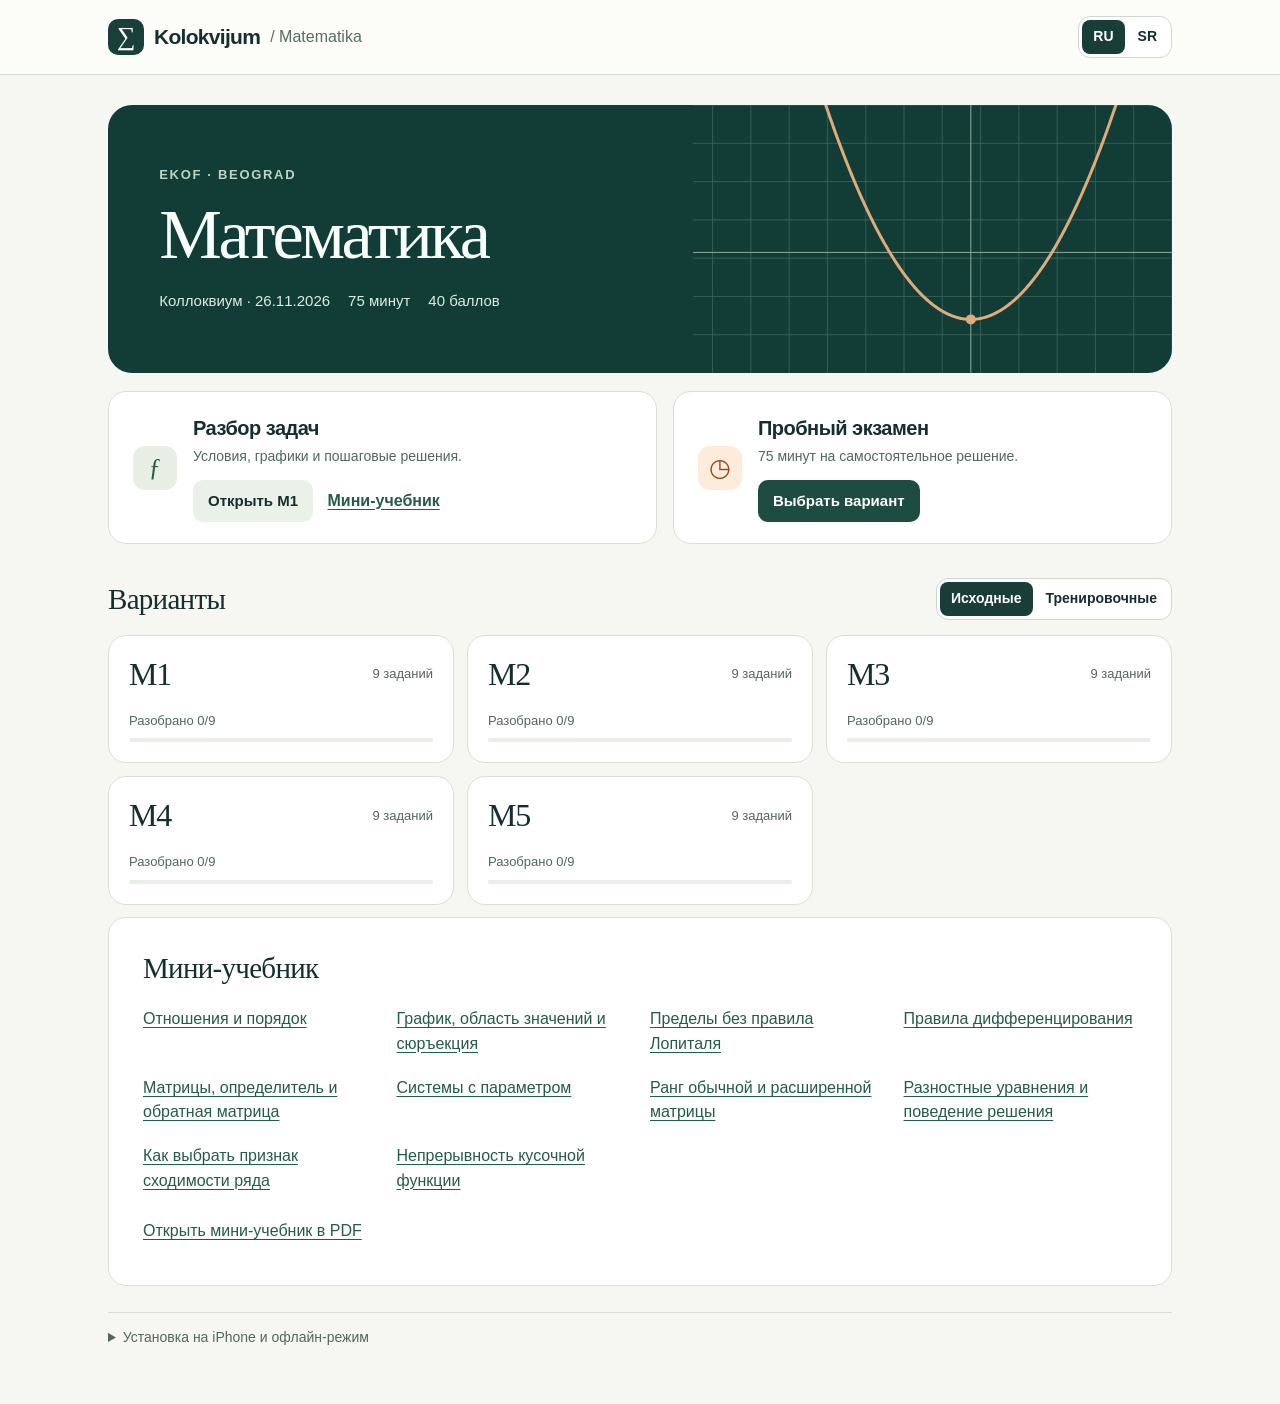
<file: index.html>
<!doctype html>
<html lang="ru"><head><meta charset="utf-8"><meta name="viewport" content="width=device-width,initial-scale=1,viewport-fit=cover"><meta name="theme-color" content="#163c38"><meta name="apple-mobile-web-app-capable" content="yes"><meta name="apple-mobile-web-app-title" content="Kolokvijum"><link rel="apple-touch-icon" href="./icon-192.png"><link rel="manifest" href="./manifest.webmanifest"><link rel="stylesheet" href="./style.css?v=3"><title>Kolokvijum · Matematika</title></head><body><header><div class="top"><button id="brand" class="brand" aria-label="Kolokvijum"><b class="logo">∑</b> Kolokvijum<span class="brandnote"> / Matematika</span></button><div class="languages" aria-label="Language"><button id="ru">RU</button><button id="sr">SR</button></div></div></header><main id="app"></main><script src="./bank.js"></script><script src="./m12.js?v=4"></script><script src="./m34.js?v=4"></script><script src="./m5.js"></script><script src="./newsets.js"></script><script src="./graphs.js"></script><script src="./lessons.js?v=3"></script><script src="./guide.js?v=3"></script><script src="./app.js?v=3"></script></body></html>
</file>
<file: style.css>
*{box-sizing:border-box}html{color-scheme:light}body{margin:0;background:#f6f7f3;color:#142f2d;font:16px/1.52 "Inter",-apple-system,BlinkMacSystemFont,"Segoe UI",sans-serif}button,input,textarea,select{font:inherit}button,summary,select{cursor:pointer}button{color:inherit;border:0;background:none}button:focus-visible,summary:focus-visible,select:focus-visible,textarea:focus-visible{outline:3px solid #bb693a;outline-offset:3px}header{border-bottom:1px solid #d3dcd4;background:#fcfdf9}.top,main{width:min(1120px,100%);margin:auto;padding:0 28px}.top{min-height:74px;display:flex;align-items:center;justify-content:space-between}.brand{display:flex;align-items:center;gap:10px;font-weight:720;font-size:21px;letter-spacing:-.7px;padding:0}.brandnote{font-weight:400;color:#566c65;font-size:16px;letter-spacing:0}.logo{display:grid;place-items:center;background:#183f39;color:#fff;width:36px;height:36px;border-radius:10px;font:26px Georgia}.languages,.seg{display:inline-flex;border:1px solid #ced8d0;border-radius:12px;padding:3px;gap:2px;background:#fff}.languages button,.seg button{border-radius:8px;padding:6px 11px;font-size:14px;font-weight:600}.languages button[aria-pressed=true],.seg button.on{background:#193d37;color:#fff}main{padding-top:30px;padding-bottom:max(55px,env(safe-area-inset-bottom))}.hero{position:relative;isolation:isolate;overflow:hidden;border-radius:24px;background:#123d37;color:#f8fff9;padding:clamp(24px,4vw,52px);min-height:268px;display:flex;align-items:center}.heroContent{position:relative;z-index:2;max-width:74%}.hero canvas{position:absolute;inset:0 0 0 auto;width:45%;height:100%;opacity:.92}.eyebrow{font-size:13px;font-weight:700;letter-spacing:.13em;text-transform:uppercase;color:#496a5f}.hero .eyebrow{color:#bad3c4}.hero h1,h1,h2,h3,p{margin:0}.hero h1{font:normal clamp(40px,5.5vw,72px)/1.05 Georgia,serif;letter-spacing:-.045em;margin:13px 0 18px}.facts{display:flex;gap:10px 18px;flex-wrap:wrap;color:#dcebe0;font-size:15px}.panels{display:grid;grid-template-columns:1.1fr 1fr;gap:16px;margin:18px 0 34px}.panel,.paper,.sheet,.task{border:1px solid #d8dfd6;border-radius:18px;background:#fff}.panel{padding:21px 24px;display:flex;align-items:center;gap:16px}.panel h2{font-size:20px;letter-spacing:-.5px}.panel p,.muted,small{color:#53675d}.panel p{font-size:14px;margin:3px 0 12px}.tileicon{background:#e8eee4;color:#275a46;border-radius:12px;width:44px;height:44px;display:grid;place-items:center;flex:none;font:25px Georgia}.warm{background:#ffebd9;color:#924a23}.act,.light,.back{padding:10px 15px;border-radius:10px;font-size:15px;font-weight:650}.act{background:#1e4c40;color:white}.light{background:#eaf1e9}.back{padding-left:0;color:#496b5e}.heading{display:flex;justify-content:space-between;align-items:center;gap:12px;flex-wrap:wrap;margin-bottom:15px}.heading h2,.sheet h2{font:normal 29px Georgia,serif;letter-spacing:-.7px}.cards{display:grid;grid-template-columns:repeat(3,minmax(0,1fr));gap:13px}.paper{padding:20px;text-align:left;transition:transform .15s,border-color .15s}.paper:hover{transform:translateY(-2px);border-color:#91aa99}.paperhead,.split,.sectionhead{display:flex;align-items:center;justify-content:space-between;gap:12px}.paperhead{margin-bottom:18px}.code{font:normal 32px Georgia,serif;letter-spacing:-.04em}.mini{font-size:13px;color:#54665d}.track{height:4px;background:#e9eee8;border-radius:4px;overflow:hidden}.track i{display:block;background:#528166;height:100%}.paper .mini{display:block;margin:8px 0}.sheet{margin:12px 0 20px;padding:clamp(18px,3vw,34px)}h1.title{font:normal clamp(30px,5vw,48px)/1.12 Georgia,serif;letter-spacing:-.04em;margin:8px 0 12px}.sectionhead{align-items:flex-start}.sheet p{margin:8px 0}.task{padding:0 20px;margin:10px 0}.task>summary{display:flex;align-items:center;gap:12px;padding:16px 0;list-style:none;font-weight:600}.task>summary:after{content:'＋';margin-left:auto;flex:none}.task[open]>summary:after{content:'−'}.task summary::-webkit-details-marker{display:none}.num{font:18px Georgia,serif;border:1px solid #d1dcd2;border-radius:8px;min-width:36px;text-align:center;padding:3px}.pts{color:#54675a;font-size:14px;font-weight:400}.taskbody{padding:0 0 18px}.prompt,.steps p,.answertext{white-space:pre-wrap;overflow-wrap:anywhere;line-height:1.65}.prompt{margin:4px 0 12px}.solution{background:#f2f6f0;border-radius:12px;padding:12px 16px;margin:12px 0}.solution>summary{font-weight:650;color:#235440}.steps p{margin:12px 0}.steps svg{max-width:100%;height:auto}.field{display:grid;gap:5px;font-weight:600;margin:14px 0}select,textarea{background:#fff;border:1px solid #a5b6a9;border-radius:9px;color:#173a30;padding:10px;max-width:100%}textarea{width:100%;min-height:105px;font-weight:400}.bar{position:sticky;top:0;z-index:3;display:flex;align-items:center;justify-content:space-between;gap:10px;padding:12px 16px;background:#194439;color:white;border-radius:12px;box-shadow:0 2px 8px #13342821}.time{font:600 24px/1.3 ui-monospace,monospace;font-variant-numeric:tabular-nums}.check{display:flex;align-items:center;gap:8px;font-weight:600}.check input{width:20px;height:20px;accent-color:#255b48}.footer{margin-top:26px;border-top:1px solid #d7dfd6;padding-top:14px;font-size:14px;color:#53675d}.footer summary{cursor:pointer}.footer p{margin-top:8px}.warn{color:#8b431c}.row{display:flex;align-items:center;gap:12px;flex-wrap:wrap}.review{margin:12px 0;padding:14px;border-left:3px solid #89a58a}.review label{display:block;margin-top:10px}button:disabled{opacity:.48;cursor:default}dialog{border:1px solid #cdd8ce;border-radius:16px;max-width:min(92vw,440px);color:#193b32;padding:24px}dialog::backdrop{background:#0d292779}dialog .row{margin-top:18px}@media(max-width:760px){.cards{grid-template-columns:repeat(2,minmax(0,1fr))}.hero canvas{width:40%}.panel{align-items:flex-start;padding:18px;gap:10px}.panel .tileicon{display:none}}@media(max-width:520px){.top,main{padding-left:16px;padding-right:16px}.top{min-height:60px}.brandnote{display:none}main{padding-top:16px}.hero{min-height:210px;padding:22px 18px;border-radius:17px}.heroContent{max-width:95%}.hero canvas{width:45%;opacity:.28}.hero h1{font-size:42px}.facts{gap:4px 12px;font-size:14px}.panels{grid-template-columns:1fr;gap:8px;margin:12px 0 25px}.panel{padding:13px 15px}.panel .tileicon{display:grid;width:35px;height:35px;font-size:21px}.panel>div:last-child{flex:1}.panel h2{font-size:17px}.panel p{margin:2px 0 8px}.act,.light{padding:9px 12px}.cards{gap:9px}.paper{padding:14px}.paperhead{margin-bottom:11px}.task{padding:0 13px}.task>summary{gap:8px}.sectionhead{flex-wrap:wrap}.bar{top:env(safe-area-inset-top)}.sheet{padding:17px}.seg button{font-size:13px}.heading{align-items:flex-start}.hero h1{max-width:300px}}

.matrix{display:inline-table;vertical-align:middle;border-left:2px solid currentColor;border-right:2px solid currentColor;border-radius:7px;margin:4px;font:1.05em Georgia,serif}.matrix>span{display:table-row}.matrix i{display:table-cell;text-align:center;padding:2px 5px;font-style:normal}

.guide{background:#fff6e9;border:1px solid #e5d6bf;border-radius:12px;padding:12px 16px;margin:12px 0}.guide summary{cursor:pointer;font-weight:650}.guide h3,.guidepage h3{margin:18px 0 4px;font-size:1.05rem}.guide p,.guidepage p{margin:5px 0 12px;line-height:1.65}.guidepage{max-width:790px}.guideindex nav{display:grid;grid-template-columns:repeat(auto-fit,minmax(225px,1fr));gap:4px 20px;margin-top:14px}.guideindex a{padding:8px 0}.guide a,.guidepage a,.guideindex a{color:#245b49;text-underline-offset:3px}

.guide-shortcut{display:inline-block;padding:9px 3px 9px 10px;color:#245b49;text-underline-offset:3px;font-weight:600}.guide a{display:block;padding:4px 0;font-weight:650}.guideindex>p{margin-top:18px}.back[href]{display:inline-block;text-underline-offset:3px}
</file>
